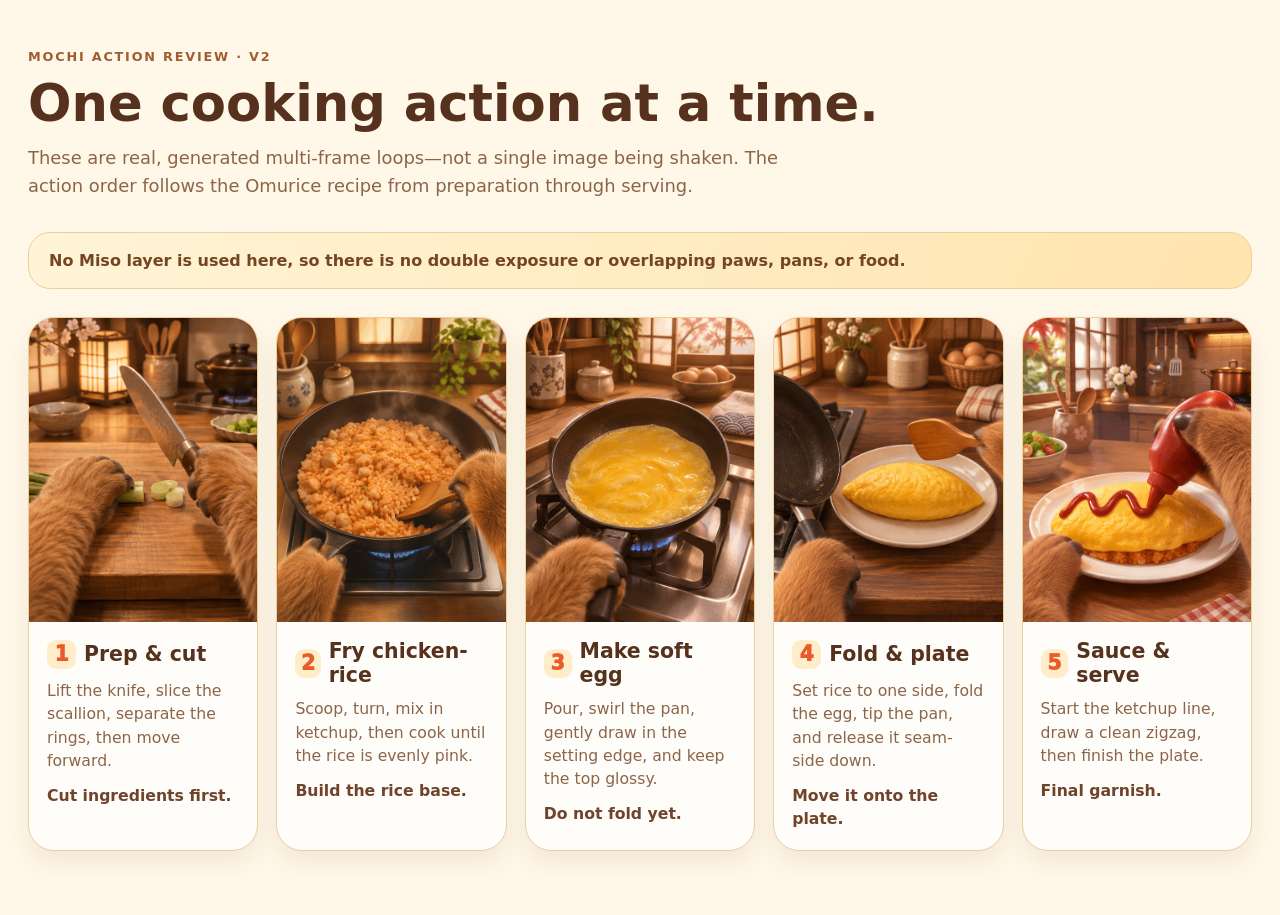
<file: mochi-motion-review-v2.html>
<!doctype html>
<html lang="en">
<head>
  <meta charset="utf-8" />
  <meta name="viewport" content="width=device-width,initial-scale=1" />
  <title>Mochi motion review</title>
  <style>
    :root{--cream:#fff7e8;--paper:#fffdf9;--ink:#56321e;--muted:#8c6549;--line:#edcf9a;--orange:#e95b2b;--gold:#ffc968}
    *{box-sizing:border-box} body{margin:0;background:var(--cream);font-family:ui-rounded,"Avenir Next",Avenir,system-ui,sans-serif;color:var(--ink)}
    main{max-width:1320px;margin:auto;padding:48px 28px 64px}.eyebrow{color:#a05d32;font-size:.8rem;letter-spacing:.14em;font-weight:900;text-transform:uppercase;margin:0 0 10px}
    h1{font-size:clamp(2rem,4vw,3.7rem);line-height:1.04;margin:0 0 14px}.lead{font-size:1.12rem;line-height:1.55;max-width:780px;color:var(--muted);margin:0 0 32px}
    .note{background:linear-gradient(115deg,#fff4d7,#ffe4ae);border:1px solid var(--line);border-radius:22px;padding:18px 20px;font-weight:800;color:#744523;margin-bottom:28px}
    .grid{display:grid;grid-template-columns:repeat(5,minmax(0,1fr));gap:18px}.card{background:var(--paper);border:1px solid var(--line);border-radius:26px;overflow:hidden;box-shadow:0 12px 25px rgba(108,61,25,.08)}
    .scene{background:#e0a25f;aspect-ratio:3/4;overflow:hidden}.scene img{display:block;width:100%;height:100%;object-fit:cover}.copy{padding:18px 18px 20px}.number{display:inline-grid;place-items:center;width:29px;height:29px;border-radius:9px;background:#ffedca;color:var(--orange);font-weight:950;margin-right:8px}h2{font-size:1.28rem;line-height:1.15;margin:0 0 10px;display:flex;align-items:center}p{margin:0;color:var(--muted);font-size:.98rem;line-height:1.48}.action{font-weight:800;color:#70432a;margin-top:12px}
    @media(max-width:1050px){.grid{grid-template-columns:repeat(2,minmax(0,1fr))}.scene{aspect-ratio:16/10}}@media(max-width:620px){main{padding:32px 16px}.grid{grid-template-columns:1fr}.scene{aspect-ratio:3/4}}
  </style>
</head>
<body>
  <main>
    <p class="eyebrow">Mochi action review · V2</p>
    <h1>One cooking action at a time.</h1>
    <p class="lead">These are real, generated multi-frame loops—not a single image being shaken. The action order follows the Omurice recipe from preparation through serving.</p>
    <div class="note">No Miso layer is used here, so there is no double exposure or overlapping paws, pans, or food.</div>
    <section class="grid" aria-label="Mochi cooking sequence">
      <article class="card"><div class="scene"><img src="mochi-action-step-1.gif" alt="Mochi slices scallions" /></div><div class="copy"><h2><span class="number">1</span>Prep &amp; cut</h2><p>Lift the knife, slice the scallion, separate the rings, then move forward.</p><p class="action">Cut ingredients first.</p></div></article>
      <article class="card"><div class="scene"><img src="mochi-action-step-2.gif" alt="Mochi fries chicken rice" /></div><div class="copy"><h2><span class="number">2</span>Fry chicken-rice</h2><p>Scoop, turn, mix in ketchup, then cook until the rice is evenly pink.</p><p class="action">Build the rice base.</p></div></article>
      <article class="card"><div class="scene"><img src="mochi-action-step-3.gif" alt="Mochi swirls a soft omelette" /></div><div class="copy"><h2><span class="number">3</span>Make soft egg</h2><p>Pour, swirl the pan, gently draw in the setting edge, and keep the top glossy.</p><p class="action">Do not fold yet.</p></div></article>
      <article class="card"><div class="scene"><img src="mochi-action-step-4.gif" alt="Mochi folds omelette and plates it" /></div><div class="copy"><h2><span class="number">4</span>Fold &amp; plate</h2><p>Set rice to one side, fold the egg, tip the pan, and release it seam-side down.</p><p class="action">Move it onto the plate.</p></div></article>
      <article class="card"><div class="scene"><img src="mochi-action-step-5.gif" alt="Mochi adds ketchup to omurice" /></div><div class="copy"><h2><span class="number">5</span>Sauce &amp; serve</h2><p>Start the ketchup line, draw a clean zigzag, then finish the plate.</p><p class="action">Final garnish.</p></div></article>
    </section>
  </main>
</body>
</html>
</file>
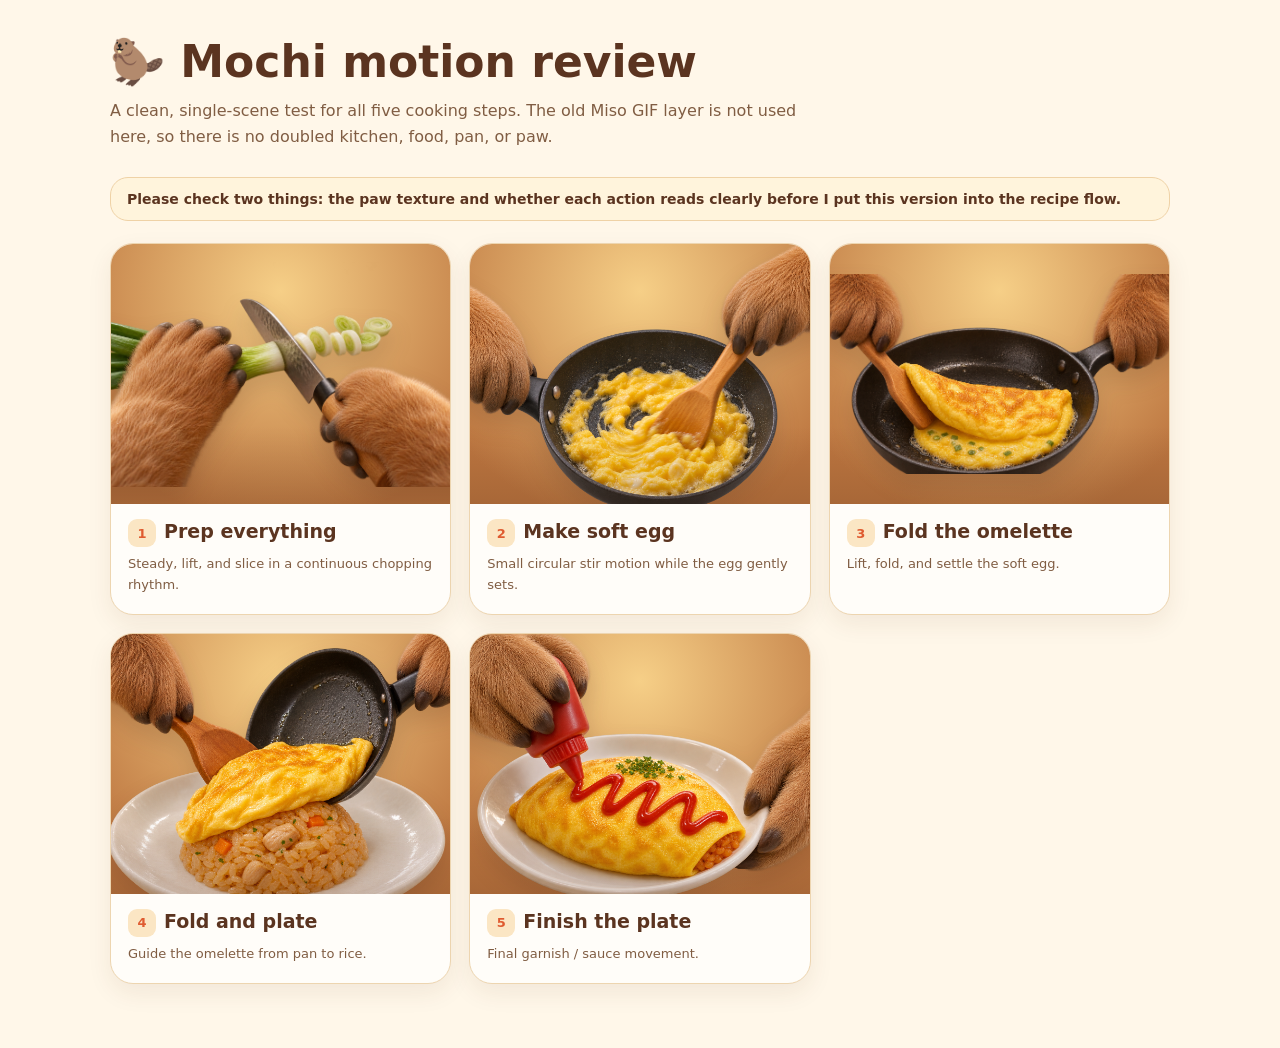
<file: mochi-motion-review.html>
<!doctype html>
<html lang="en">
<head>
  <meta charset="utf-8">
  <meta name="viewport" content="width=device-width,initial-scale=1">
  <title>Mochi motion review</title>
  <style>
    :root{--cream:#fff7e9;--paper:#fffdf9;--ink:#5b3420;--orange:#df5b30;--gold:#f1b354}
    *{box-sizing:border-box} body{margin:0;background:var(--cream);font-family:ui-rounded,"Avenir Next",system-ui,sans-serif;color:var(--ink)}
    main{max-width:1100px;margin:auto;padding:36px 20px 64px}h1{margin:0;font-size:clamp(28px,5vw,44px)}p{font-size:16px;line-height:1.6;color:#805d43}.lead{max-width:720px;margin:10px 0 28px}
    .note{border:1px solid #efd2a6;background:#fff4dc;border-radius:18px;padding:13px 16px;font-size:14px;font-weight:750;margin-bottom:22px}
    .grid{display:grid;grid-template-columns:repeat(auto-fit,minmax(280px,1fr));gap:18px}.card{overflow:hidden;border:1px solid #edd5b0;border-radius:23px;background:var(--paper);box-shadow:0 9px 24px rgba(94,48,21,.08)}.scene{height:260px;position:relative;overflow:hidden;background:radial-gradient(circle at 50% 18%,#f6cf87,#bd7640 86%)}.scene:after{content:"";position:absolute;inset:auto 0 0;height:30%;background:linear-gradient(transparent,rgba(73,37,17,.18));pointer-events:none}.motion{position:absolute;inset:0;display:grid;place-items:center;transform-origin:center bottom}.motion img{width:118%;height:118%;object-fit:contain;filter:drop-shadow(0 12px 11px rgba(65,34,17,.16));user-select:none;pointer-events:none}.copy{padding:15px 17px 18px}.step{display:inline-flex;align-items:center;justify-content:center;width:28px;height:28px;border-radius:9px;background:#fbe6c4;color:var(--orange);font-size:13px;font-weight:900;margin-right:8px}.copy h2{font-size:19px;margin:0 0 7px}.copy p{font-size:13px;margin:0}
    .chop{animation:chop 1.35s cubic-bezier(.37,0,.2,1) infinite}.stir{animation:stir 2.1s cubic-bezier(.45,0,.2,1) infinite}.fold{animation:fold 2s cubic-bezier(.38,0,.2,1) infinite}.plate{animation:plate 2.4s cubic-bezier(.4,0,.2,1) infinite}.finish{animation:finish 1.8s cubic-bezier(.42,0,.22,1) infinite}@keyframes chop{0%,100%{transform:translate(4%,-8%) rotate(-2deg)}26%{transform:translate(0,4%) rotate(1deg)}47%{transform:translate(5%,-9%) rotate(-2deg)}71%{transform:translate(-1%,5%) rotate(2deg)}}@keyframes stir{0%,100%{transform:rotate(0) translateY(1%)}25%{transform:rotate(3deg) translate(2%,-2%)}52%{transform:rotate(-4deg) translate(-2%,1%)}76%{transform:rotate(3deg) translate(1%,-2%)}}@keyframes fold{0%,100%{transform:translate(0,4%) rotate(0)}33%{transform:translate(2%,-4%) rotate(2deg)}62%{transform:translate(-3%,2%) rotate(-3deg)}}@keyframes plate{0%,100%{transform:translate(2%,6%) rotate(1deg)}38%{transform:translate(-4%,-4%) rotate(-3deg)}70%{transform:translate(4%,0) rotate(3deg)}}@keyframes finish{0%,100%{transform:translate(0,3%) rotate(0)}25%{transform:translate(-3%,-4%) rotate(-3deg)}50%{transform:translate(3%,1%) rotate(3deg)}75%{transform:translate(-3%,-4%) rotate(-3deg)}}@media(prefers-reduced-motion:reduce){.motion{animation:none!important}}
  </style>
</head>
<body><main>
  <h1>🦫 Mochi motion review</h1>
  <p class="lead">A clean, single-scene test for all five cooking steps. The old Miso GIF layer is not used here, so there is no doubled kitchen, food, pan, or paw.</p>
  <div class="note">Please check two things: the paw texture and whether each action reads clearly before I put this version into the recipe flow.</div>
  <section class="grid">
    <article class="card"><div class="scene"><div class="motion chop"><img src="mochi-review-1.png" alt="Mochi slices scallion"></div></div><div class="copy"><h2><span class="step">1</span>Prep everything</h2><p>Steady, lift, and slice in a continuous chopping rhythm.</p></div></article>
    <article class="card"><div class="scene"><div class="motion stir"><img src="mochi-review-2.png" alt="Mochi stirs egg"></div></div><div class="copy"><h2><span class="step">2</span>Make soft egg</h2><p>Small circular stir motion while the egg gently sets.</p></div></article>
    <article class="card"><div class="scene"><div class="motion fold"><img src="mochi-review-3.png" alt="Mochi folds omelette"></div></div><div class="copy"><h2><span class="step">3</span>Fold the omelette</h2><p>Lift, fold, and settle the soft egg.</p></div></article>
    <article class="card"><div class="scene"><div class="motion plate"><img src="mochi-review-4.png" alt="Mochi plates omurice"></div></div><div class="copy"><h2><span class="step">4</span>Fold and plate</h2><p>Guide the omelette from pan to rice.</p></div></article>
    <article class="card"><div class="scene"><div class="motion finish"><img src="mochi-review-5.png" alt="Mochi finishes omurice"></div></div><div class="copy"><h2><span class="step">5</span>Finish the plate</h2><p>Final garnish / sauce movement.</p></div></article>
  </section>
</main></body></html>
</file>
